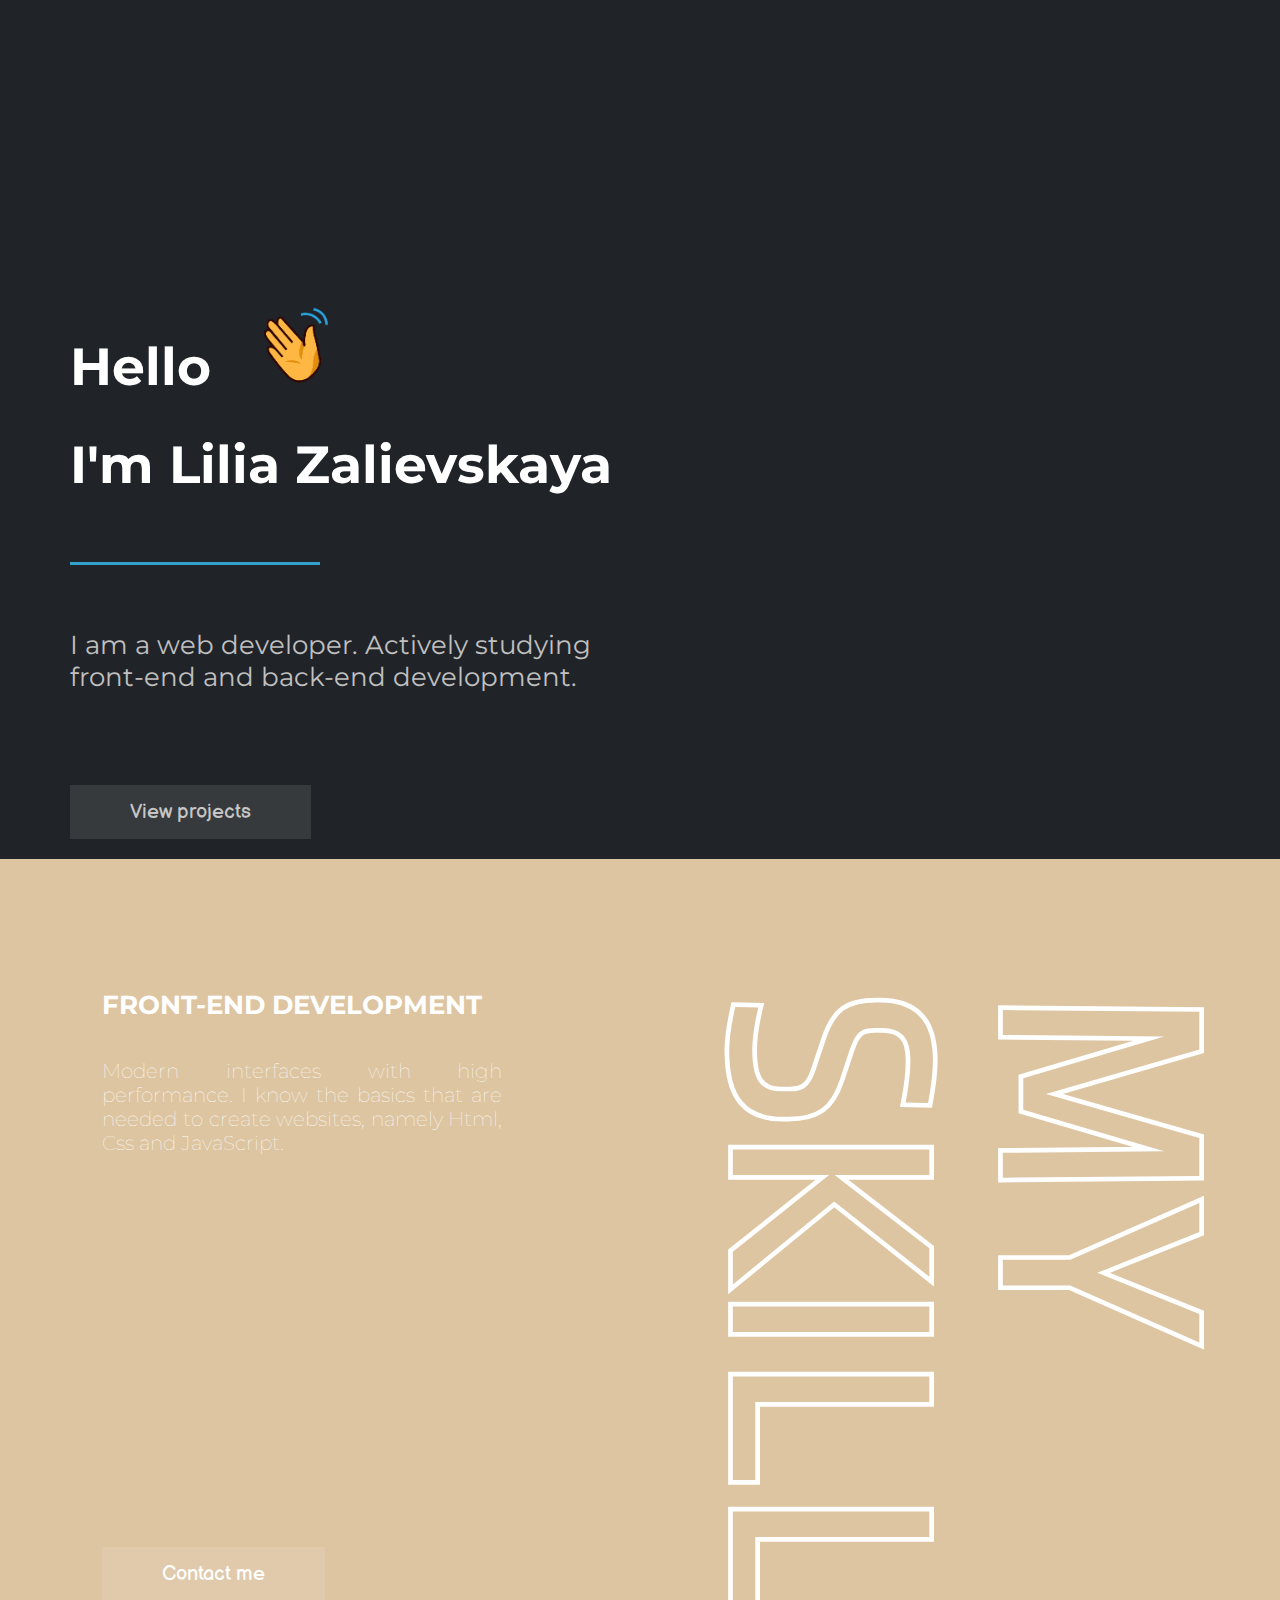
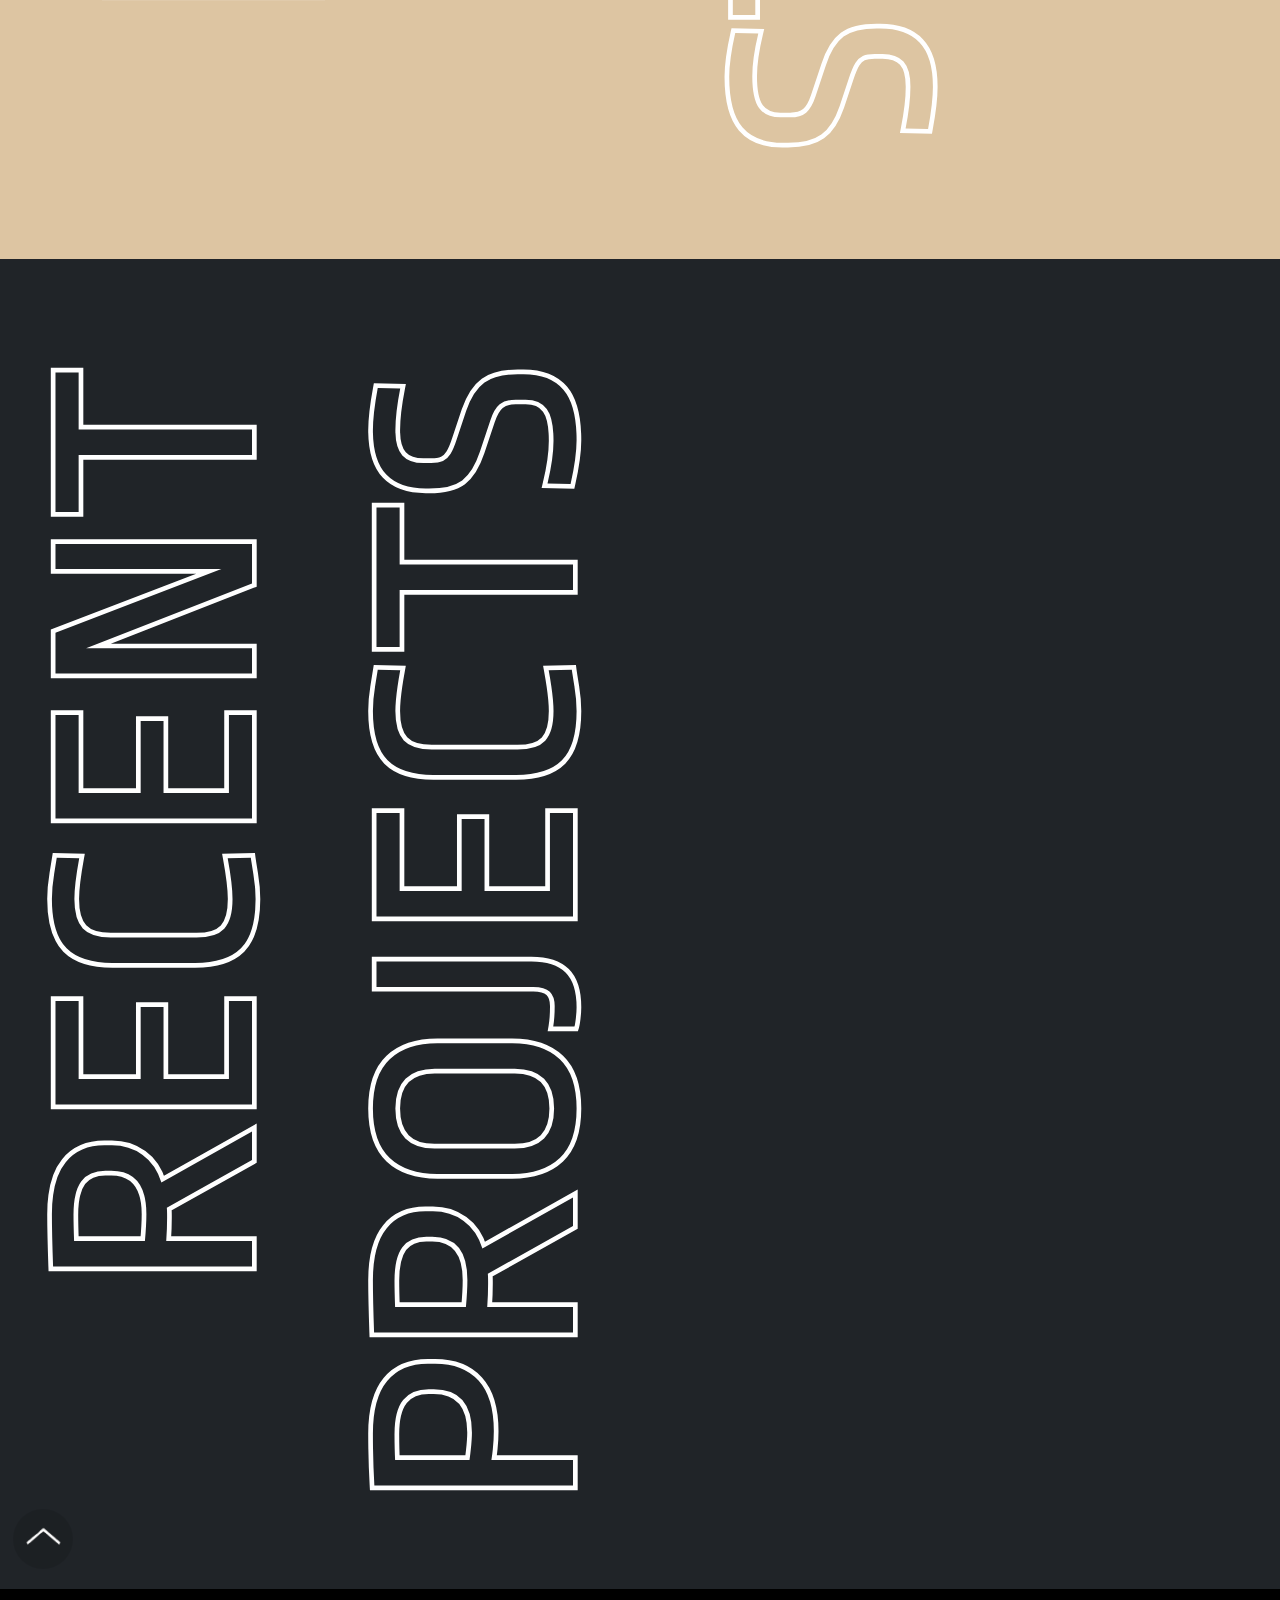
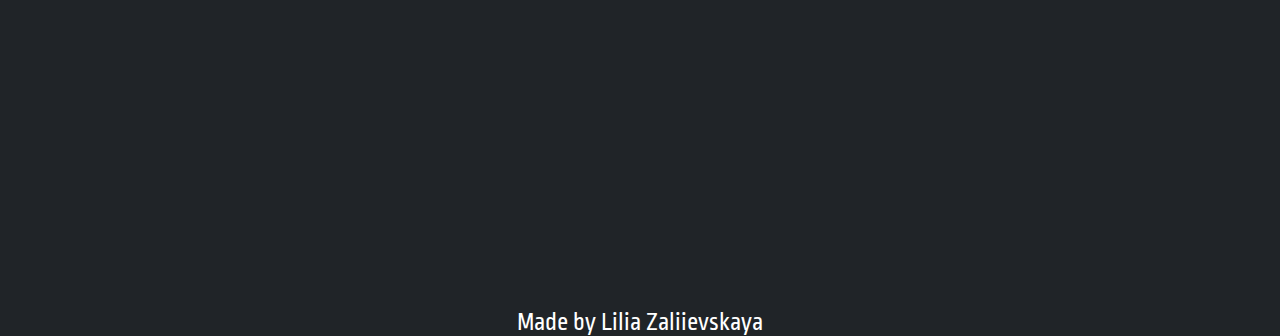
<file: index.html>
<!DOCTYPE html>
<html lang="en">
<head>
	<meta charset="UTF-8">
	<meta name="viewport" content="width=device-width, initial-scale=1.0">
	<title>Lilia Zalievskaya</title>
	<link rel="stylesheet" href="style.css">
	<link rel="preconnect" href="https://fonts.googleapis.com">
<link rel="preconnect" href="https://fonts.gstatic.com" crossorigin>
<link href="https://fonts.googleapis.com/css2?family=Open+Sans:wght@300;600&display=swap" rel="stylesheet">
<link rel="preconnect" href="https://fonts.googleapis.com">
<link rel="preconnect" href="https://fonts.gstatic.com" crossorigin>
<link href="https://fonts.googleapis.com/css2?family=Montserrat:wght@300&display=swap" rel="stylesheet">
<link rel="preconnect" href="https://fonts.googleapis.com">
<link rel="preconnect" href="https://fonts.gstatic.com" crossorigin>
<link href="https://fonts.googleapis.com/css2?family=Balsamiq+Sans&display=swap" rel="stylesheet">
<link rel="preconnect" href="https://fonts.googleapis.com">
<link rel="preconnect" href="https://fonts.gstatic.com" crossorigin>
<link href="https://fonts.googleapis.com/css2?family=Suwannaphum&display=swap" rel="stylesheet">
<link rel="preconnect" href="https://fonts.googleapis.com">
<link rel="preconnect" href="https://fonts.gstatic.com" crossorigin>
<link href="https://fonts.googleapis.com/css2?family=Ropa+Sans&display=swap" rel="stylesheet">
</head>
<body class="body">
	<header class="header">
		<div class="navbar">
			<a class="navitem" href="#">Lilia Zalievskaya</a>
		</div>
			<div class="mainitems">
					<div class="navbar">
					<a class="mainitem" href="#">E-Mail</a>
				</div>			
					<div class="navbar">
						<a class="mainitem" href="#">Work</a>
					</div>
				<div class="navbar">
					<a class="mainitem"  href="#">About</a>
				</div>
			</div>
		<div class="navbar">
			<div id="sweeties" class="menu">
    <img class="github" src="images/1.png" alt="GitHub">
    
	</header>
<div class="homepage">
	<div>
		<div class="main">
		<h1>Hello <img class="hand" src="images/hand.png" alt="!"> </h1> <h1>I'm Lilia Zalievskaya</h1><br>
		<div class="border"></div><br><br>
		<span class="grey">I am a web developer. Actively studying front-end and back-end development.</span>
	</div>	
	<br><br><br><br>
	<span class="pad">
	<a href="#" class="btn1">View projects</a>
	</span>
	</div>
	<div class="maingif" id="maingif"></div>
</div>
	<script src="script/1.js"></script>
	<script src="script/2.js"></script>
	<script src="script/app.js"></script>

<div class="sec2">
	<span class="vert">My skills</span>
	<span class="vert1">My skills</span>
	
	<span class="my">
		Front-end development <br><br><br><br><br><br><br><br><br><br>
		<!-- Back-End development  -->
	</span>
	<div class="modern">
		Modern interfaces with high performance. I know the basics that are needed to create websites, namely Html, Css and JavaScript. <br><br><br><br><br><br><br>	<br><br>
		<!-- I'm not good at it, but I work on it. <div class="loader"></div> --><a href="#" class="btn1" id="btn2">Contact me</a>
	</div>
	
</div>

<div class="sec3">
	<div class="vert2">Recent projects</div>
	<div class="vert3">Recent projects</div>
</div>
	

	


<footer>
	<div class="foot">
		<span class="foot2">Made by Lilia Zaliievskaya</span>
	</div>
</footer>

<img onclick="scrollToTop()" class="ontop" src="images/ontop.png" alt=">">

</body>
</html>
</file>
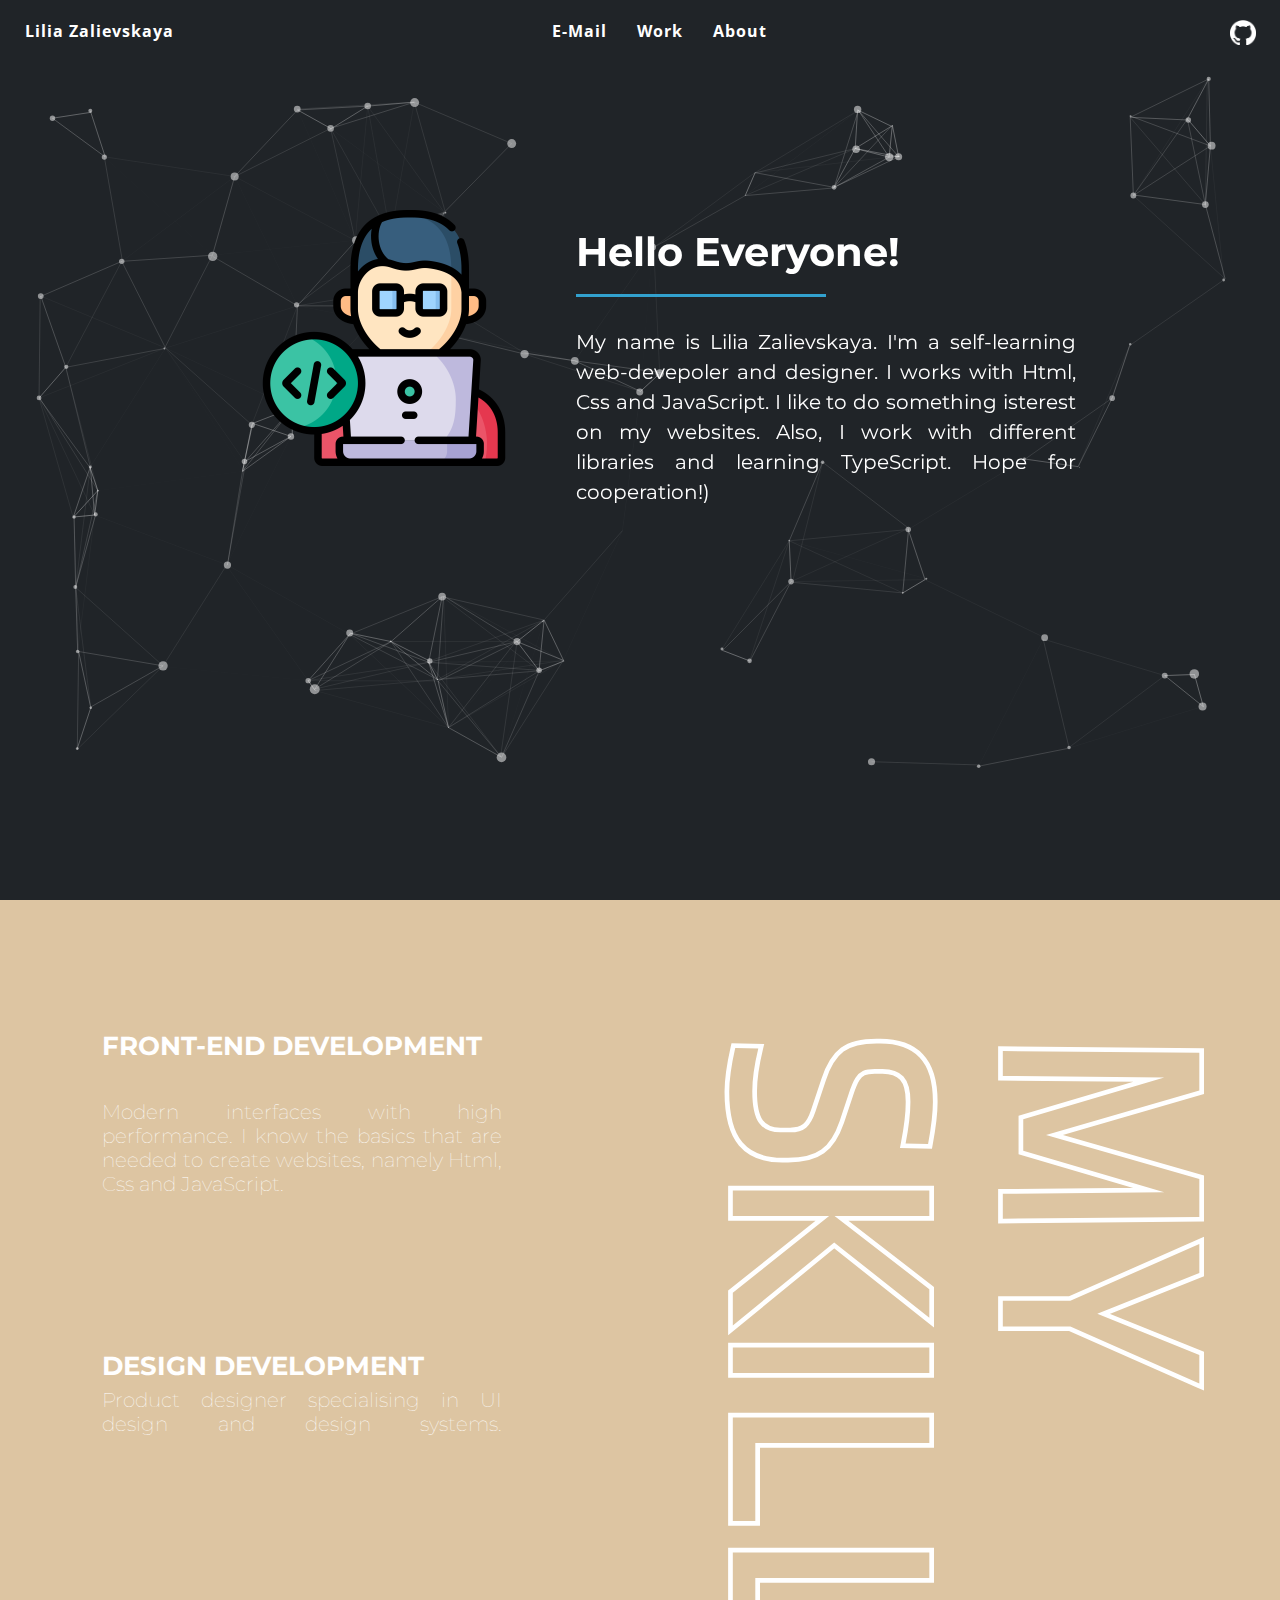
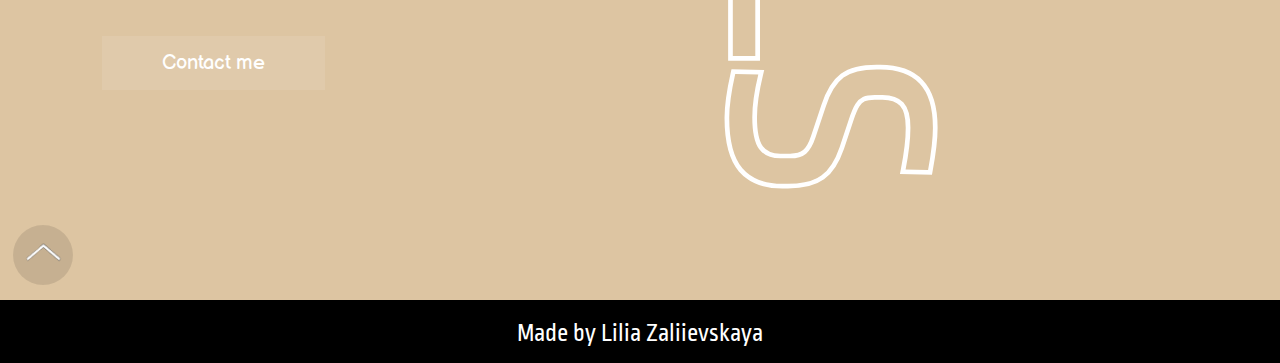
<file: About.html>
<!DOCTYPE html>
<html lang="en">
<head>
	<meta charset="UTF-8">
	<meta name="viewport" content="width=device-width, initial-scale=1.0">
	<title>Lilia Zalievskaya</title>
	<link rel="stylesheet" href="style.css">
	<link rel="preconnect" href="https://fonts.googleapis.com">
<link rel="preconnect" href="https://fonts.gstatic.com" crossorigin>
<link href="https://fonts.googleapis.com/css2?family=Open+Sans:wght@300;600&display=swap" rel="stylesheet">
<link rel="preconnect" href="https://fonts.googleapis.com">
<link rel="preconnect" href="https://fonts.gstatic.com" crossorigin>
<link href="https://fonts.googleapis.com/css2?family=Montserrat:wght@300&display=swap" rel="stylesheet">
<link rel="preconnect" href="https://fonts.googleapis.com">
<link rel="preconnect" href="https://fonts.gstatic.com" crossorigin>
<link href="https://fonts.googleapis.com/css2?family=Balsamiq+Sans&display=swap" rel="stylesheet">
<link rel="preconnect" href="https://fonts.googleapis.com">
<link rel="preconnect" href="https://fonts.gstatic.com" crossorigin>
<link href="https://fonts.googleapis.com/css2?family=Suwannaphum&display=swap" rel="stylesheet">
<link rel="preconnect" href="https://fonts.googleapis.com">
<link rel="preconnect" href="https://fonts.gstatic.com" crossorigin>
<link href="https://fonts.googleapis.com/css2?family=Ropa+Sans&display=swap" rel="stylesheet">
</head>
<body>
	
	<script src="script/1.js"></script>
	<script src="script/2.js"></script>
	<script src="script/app2.js"></script>

	

	<div id="particles-js">
		<header class="header">
		<div class="navbar">
			<a class="navitem" href="index.html">Lilia Zalievskaya</a>
		</div>
			<div class="mainitems">
					<div class="navbar">
					<a class="mainitem" href="E-mail.html">E-Mail</a>
				</div>			
					<div class="navbar">
						<a class="mainitem" href="Work.html">Work</a>
					</div>
				<div class="navbar">
					<a class="mainitem"  href="about.html">About</a>
				</div>
			</div>
		<div class="navbar">
			<div id="sweeties" class="menu">
    <a href="https://github.com/LiliaZalievskaya"><img class="github" src="images/1.png" alt="GitHub"></a>
	</header>

		<div>
			<img id="ava" src="images/ava.png" alt="">
			<div class="about">
			 <h1>Hello Everyone!</h1>
			 <div class="border"></div><br>
			My name is Lilia Zalievskaya. I'm a self-learning web-devepoler and designer. I works with Html, Css and JavaScript. I like to do something isterest on my websites. Also, I work with different libraries and learning TypeScript. Hope for cooperation!)</div>
		</div>



</div>

	<footer class="foot2">
	<div class="foot">
		<span>Made by Lilia Zaliievskaya</span>
	</div>
</footer>


		<div class="sec4">
	<span class="vert">My skills</span>
	<span class="vert1">My skills</span>
	
	<span class="my">
		Front-end development <br><br><br><br><br><br><br><br><br><br>
		Design development
	</span>
	<div class="modern">
		Modern interfaces with high performance. I know the basics that are needed to create websites, namely Html, Css and JavaScript. <br><br><br><br><br><br><br>	<br><br>
		Product designer specialising in UI design and design systems.<a href="E-mail.html" class="btn1" id="btn2">Contact me</a>
	</div>
	


	</div>

	<img onclick="scrollToTop()" class="ontop2" src="images/ontop.png" alt=">">

	<script src="script/particles.js"></script>
	<script src="script/app.js"></script>

</body>
</html>
</file>
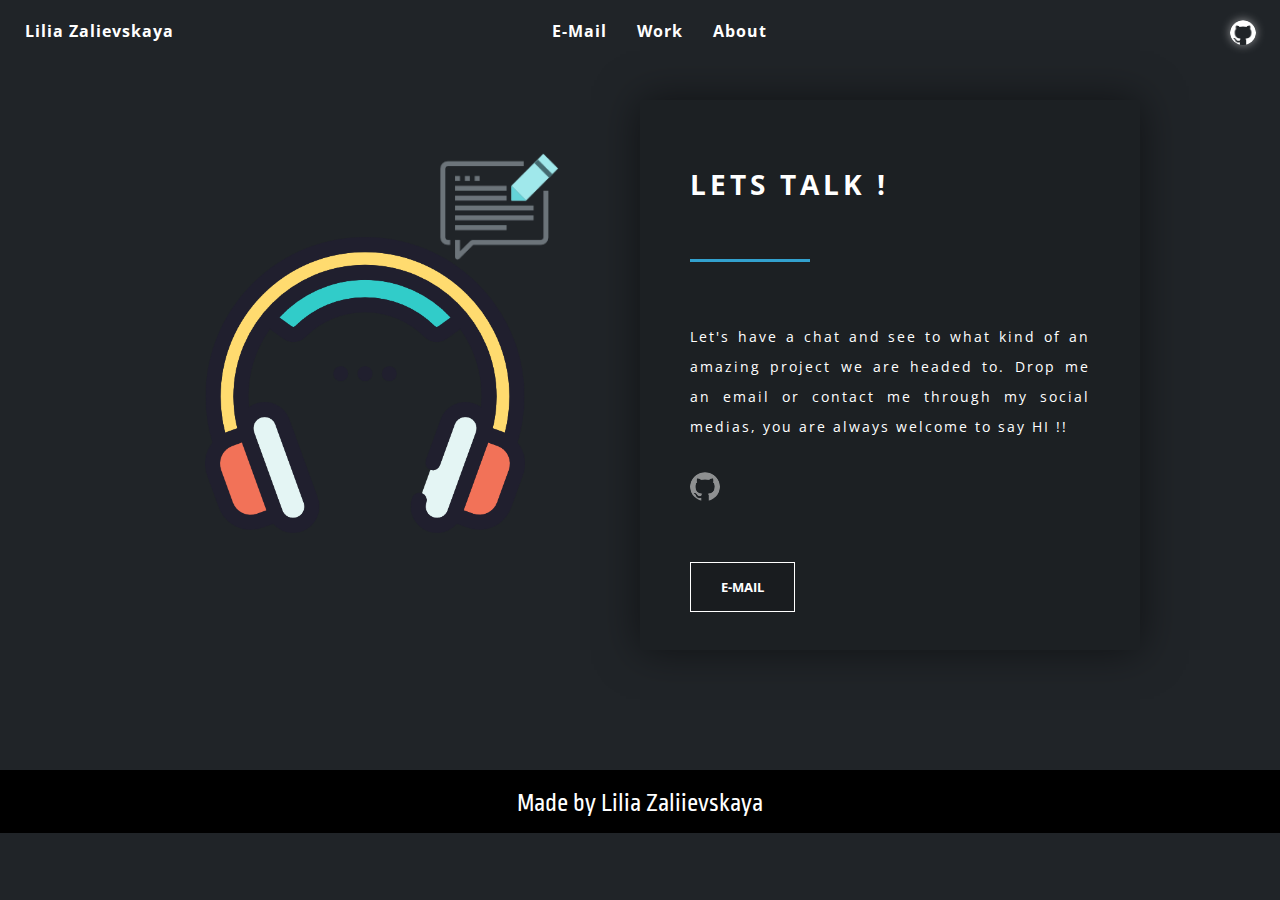
<file: E-mail.html>
<!DOCTYPE html>
<html lang="en">
<head>
	<meta charset="UTF-8">
	<meta name="viewport" content="width=device-width, initial-scale=1.0">
	<title>Lilia Zalievskaya</title>
	<link rel="stylesheet" href="style.css">
	<link rel="preconnect" href="https://fonts.googleapis.com">
<link rel="preconnect" href="https://fonts.gstatic.com" crossorigin>
<link href="https://fonts.googleapis.com/css2?family=Open+Sans:wght@300;600&display=swap" rel="stylesheet">
<link rel="preconnect" href="https://fonts.googleapis.com">
<link rel="preconnect" href="https://fonts.gstatic.com" crossorigin>
<link href="https://fonts.googleapis.com/css2?family=Montserrat:wght@300&display=swap" rel="stylesheet">
<link rel="preconnect" href="https://fonts.googleapis.com">
<link rel="preconnect" href="https://fonts.gstatic.com" crossorigin>
<link href="https://fonts.googleapis.com/css2?family=Balsamiq+Sans&display=swap" rel="stylesheet">
<link rel="preconnect" href="https://fonts.googleapis.com">
<link rel="preconnect" href="https://fonts.gstatic.com" crossorigin>
<link href="https://fonts.googleapis.com/css2?family=Suwannaphum&display=swap" rel="stylesheet">
<link rel="preconnect" href="https://fonts.googleapis.com">
<link rel="preconnect" href="https://fonts.gstatic.com" crossorigin>
<link href="https://fonts.googleapis.com/css2?family=Ropa+Sans&display=swap" rel="stylesheet">
</head>
<body>
	<header class="header">
		<div class="navbar">
			<a class="navitem" href="index.html">Lilia Zalievskaya</a>
		</div>
			<div class="mainitems">
					<div class="navbar">
					<a class="mainitem" href="E-mail.html">E-Mail</a>
				</div>			
					<div class="navbar">
						<a class="mainitem" href="Work.html">Work</a>
					</div>
				<div class="navbar">
					<a class="mainitem"  href="About.html">About</a>
				</div>
			</div>
		<div class="navbar">
			<div id="sweeties" class="menu">
    <a href="https://github.com/LiliaZalievskaya"><img class="github" src="images/1.png" alt="GitHub" id="github1"></a>
    
	</header>

	<div class="E-mail">
		<img id="headphones1" src="images/e-mail1.png" alt="">
		<img id="headphones2" src="images/e-mail2.png" alt="">
		<div class="mainemail">
			<h1 id="abouth">Lets Talk !</h1>
			<div class="border" id="border2"></div>
			<div>Let's have a chat and see to what kind of an amazing project we are headed to. Drop me an email or contact me through my social medias, you are always welcome to say HI !!</div>

			<a href="https://github.com/LiliaZalievskaya">
				<img class="github" src="images/1.png" alt="GitHub" id="github">
			</a>

			<div class="hide-text"></div>
				
  			<button class="emailbtn" onmouseleave="hideText()">E-mail</button> 

		</div>
	</div>

	<footer class="foot3">
	<div class="foot">
		<span>Made by Lilia Zaliievskaya</span>
	</div>
</footer>

	<script src="script/1.js"></script>
	<script src="script/2.js"></script>
	<script src="script/app2.js"></script>

</body>
</html>
</file>
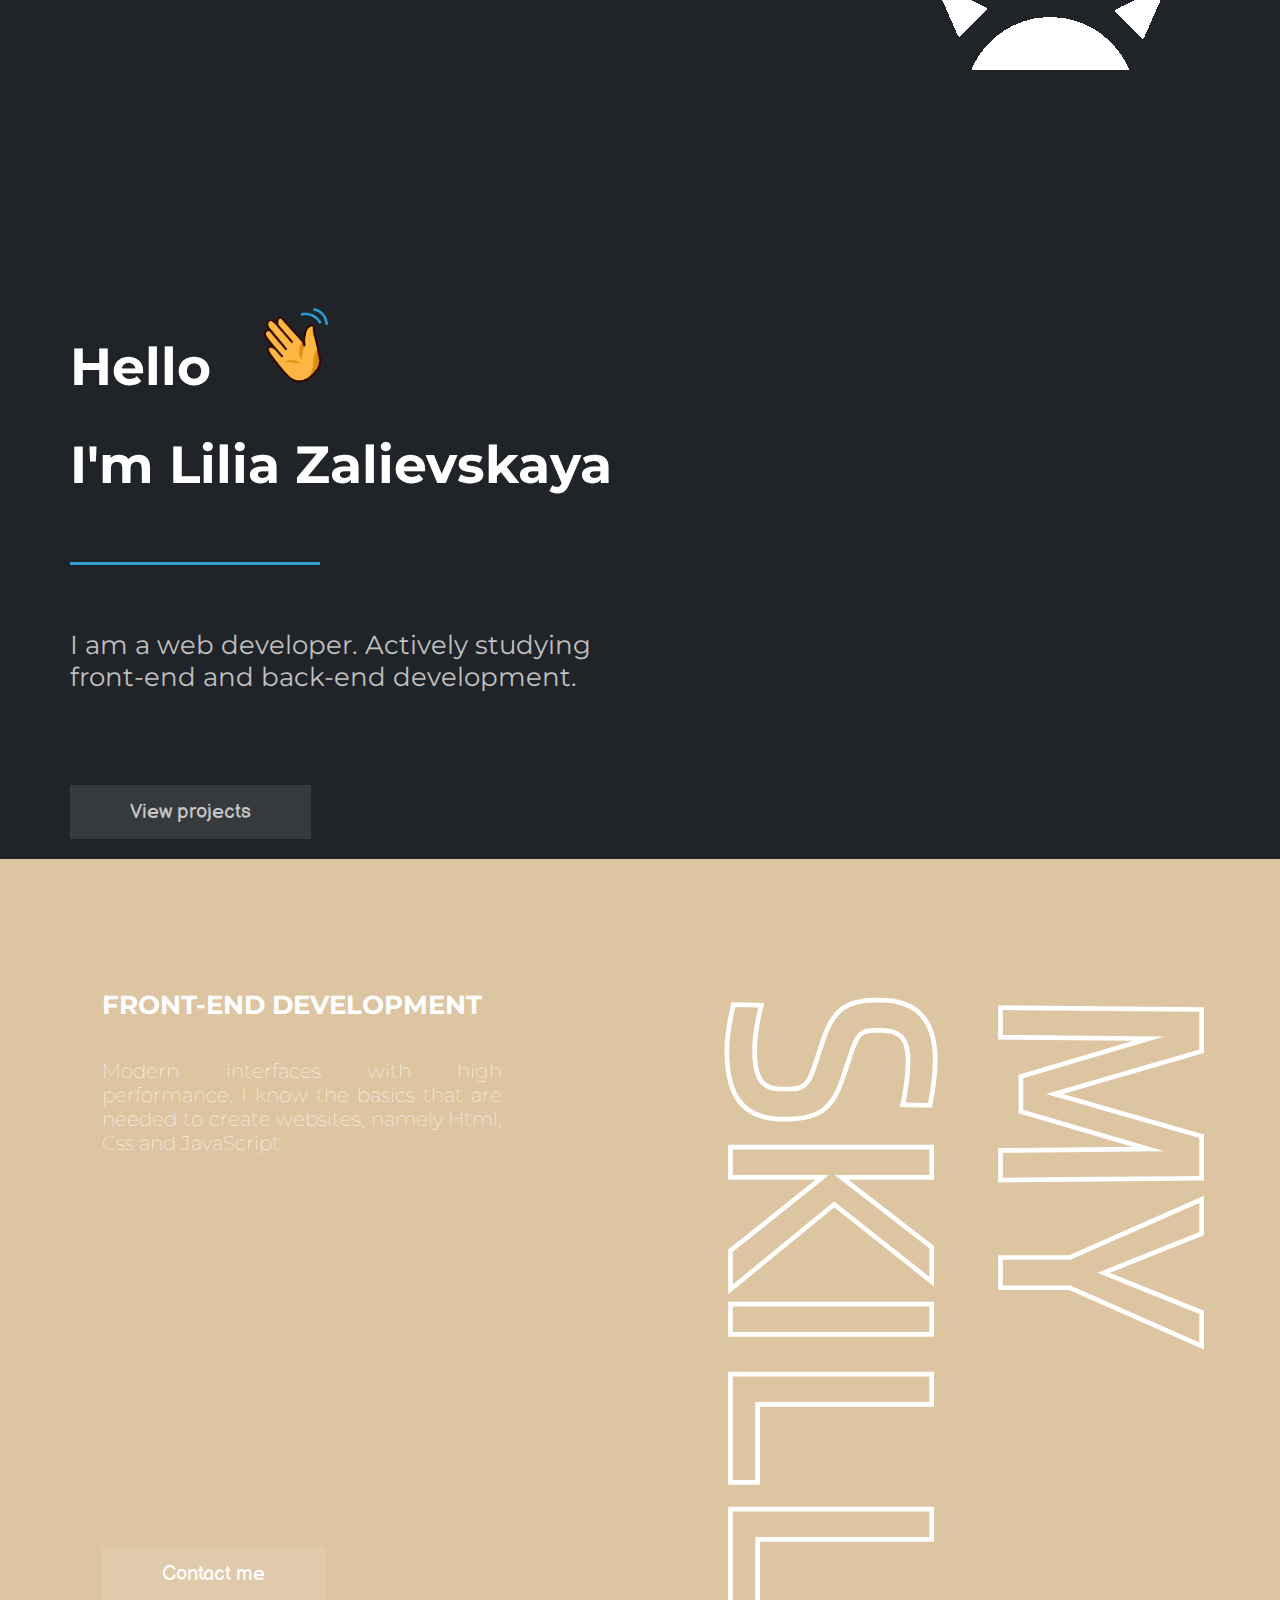
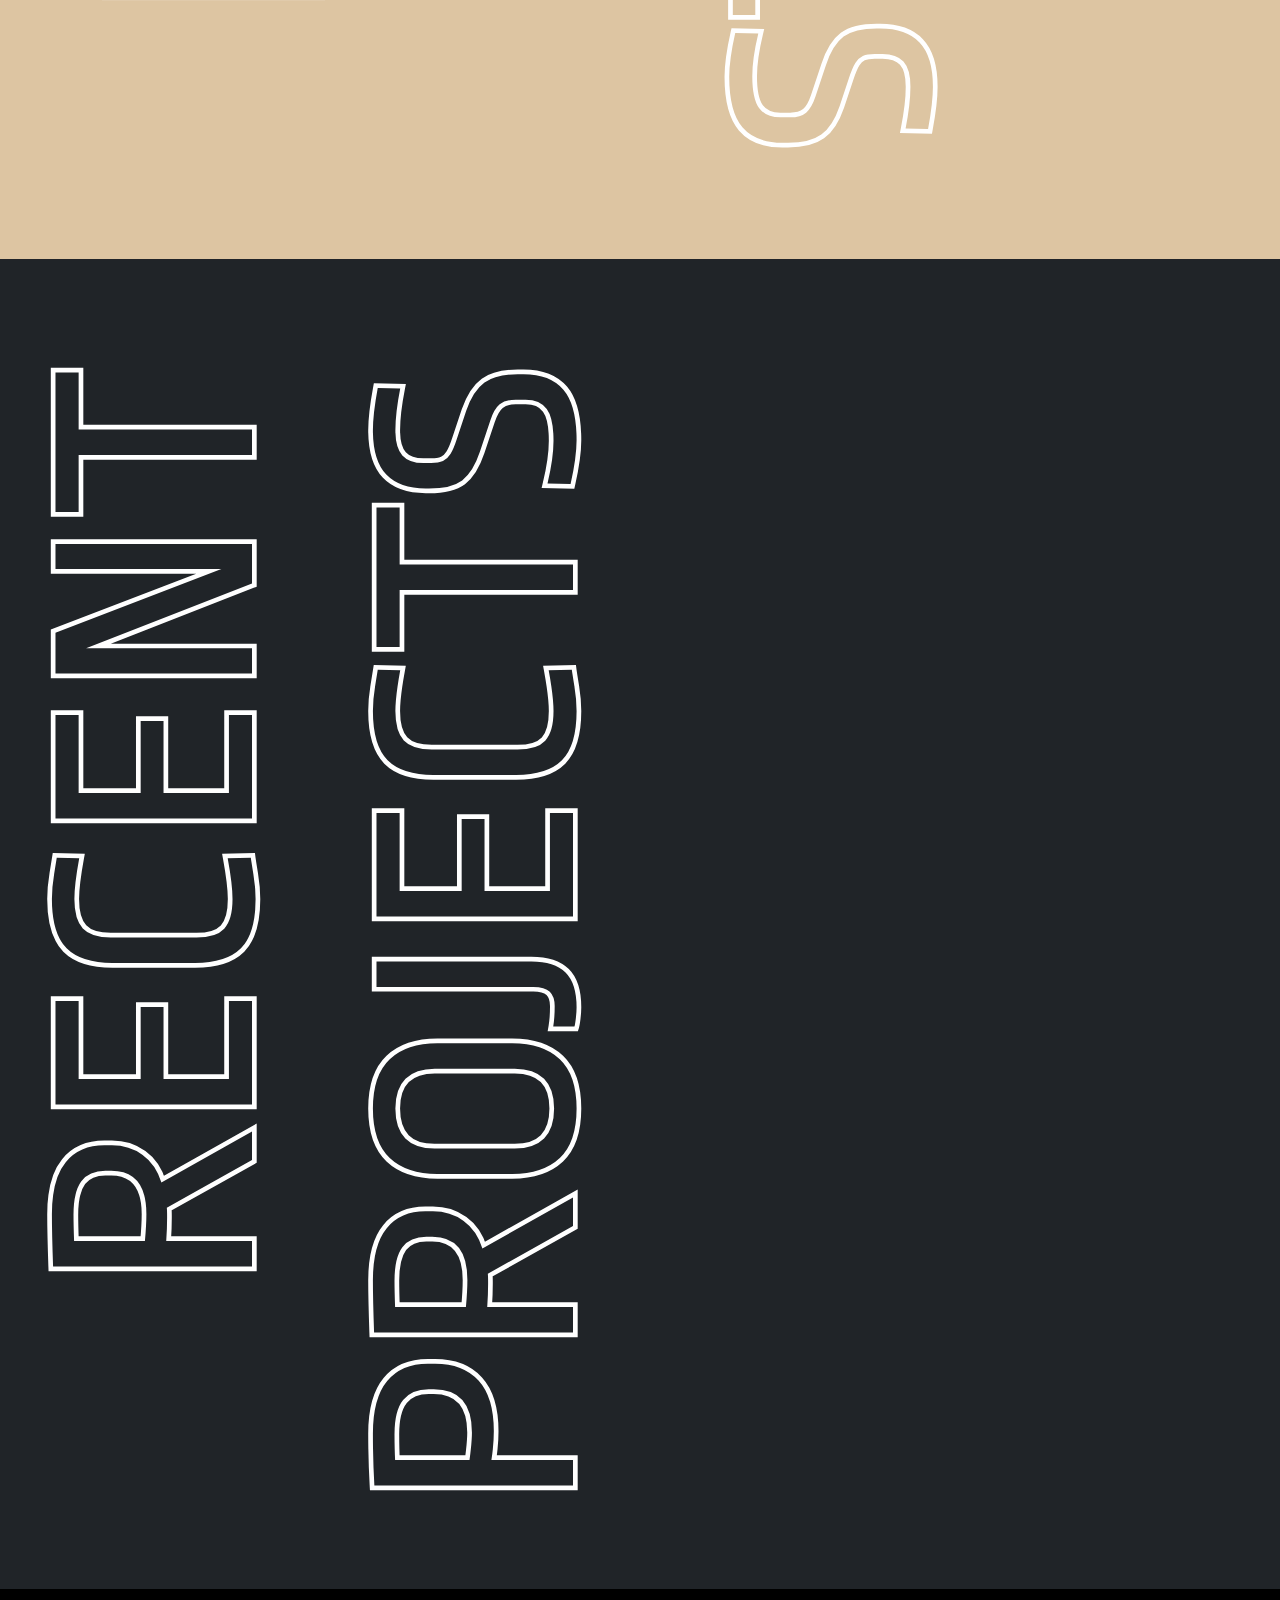
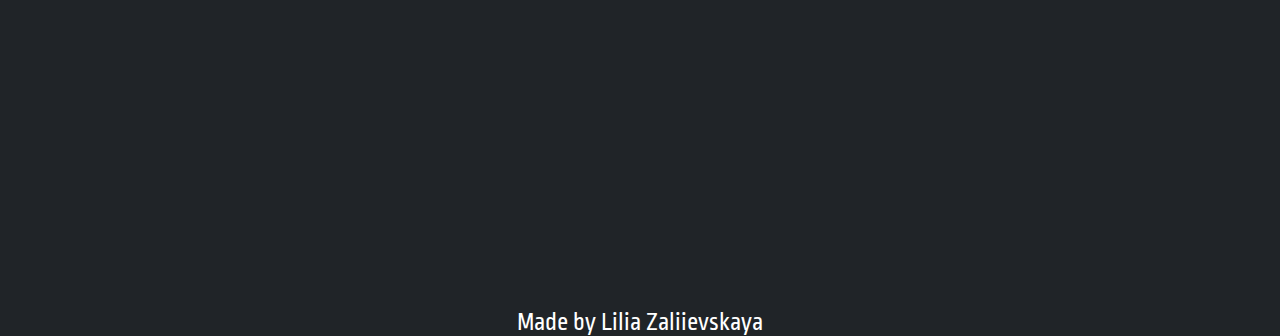
<file: portfolio.html>
<!DOCTYPE html>
<html lang="en">
<head>
	<meta charset="UTF-8">
	<meta name="viewport" content="width=device-width, initial-scale=1.0">
	<title>Lilia Zalievskaya</title>
	<link rel="stylesheet" href="style.css">
	<link rel="preconnect" href="https://fonts.googleapis.com">
<link rel="preconnect" href="https://fonts.gstatic.com" crossorigin>
<link href="https://fonts.googleapis.com/css2?family=Open+Sans:wght@300;600&display=swap" rel="stylesheet">
<link rel="preconnect" href="https://fonts.googleapis.com">
<link rel="preconnect" href="https://fonts.gstatic.com" crossorigin>
<link href="https://fonts.googleapis.com/css2?family=Montserrat:wght@300&display=swap" rel="stylesheet">
<link rel="preconnect" href="https://fonts.googleapis.com">
<link rel="preconnect" href="https://fonts.gstatic.com" crossorigin>
<link href="https://fonts.googleapis.com/css2?family=Balsamiq+Sans&display=swap" rel="stylesheet">
<link rel="preconnect" href="https://fonts.googleapis.com">
<link rel="preconnect" href="https://fonts.gstatic.com" crossorigin>
<link href="https://fonts.googleapis.com/css2?family=Suwannaphum&display=swap" rel="stylesheet">
<link rel="preconnect" href="https://fonts.googleapis.com">
<link rel="preconnect" href="https://fonts.gstatic.com" crossorigin>
<link href="https://fonts.googleapis.com/css2?family=Ropa+Sans&display=swap" rel="stylesheet">
</head>
<body>
	<header>
		<div class="navbar">
			<a class="navitem" href="#">Lilia Zalievskaya</a>
		</div>
			<div class="mainitems">
					<div class="navbar">
					<a class="mainitem" href="#">E-Mail</a>
				</div>			
					<div class="navbar">
						<a class="mainitem" href="#">Work</a>
					</div>
				<div class="navbar">
					<a class="mainitem"  href="#">About</a>
				</div>
			</div>
		<div class="navbar">
			<div id="sweeties" class="menu">
    <span class="title"><img class="darl/light" src="images/light.png" alt="darl/light mode"></span>
    
	</header>
<div class="homepage">
	<div>
		<div class="main">
		<h1>Hello <img class="hand" src="images/hand.png" alt="!"> </h1> <h1>I'm Lilia Zalievskaya</h1><br>
		<div class="border"></div><br><br>
		<span class="grey">I am a web developer. Actively studying front-end and back-end development.</span>
	</div>	
	<br><br><br><br>
	<span class="pad">
	<a href="#" class="btn1">View projects</a>
	</span>
	</div>
	<div class="maingif" id="maingif"></div>
</div>
	<script src="script/1.js"></script>
	<script src="script/2.js"></script>
	<script src="script/app.js"></script>

<div class="sec2">
	<span class="vert">My skills</span>
	<span class="vert1">My skills</span>
	
	<span class="my">
		Front-end development <br><br><br><br><br><br><br><br><br><br>
		<!-- Back-End development  -->
	</span>
	<div class="modern">
		Modern interfaces with high performance. I know the basics that are needed to create websites, namely Html, Css and JavaScript. <br><br><br><br><br><br><br>	<br><br>
		<!-- I'm not good at it, but I work on it. <div class="loader"></div> --><a href="#" class="btn1" id="btn2">Contact me</a>
	</div>
	
</div>

<div class="sec3">
	<div class="vert2">Recent projects</div>
	<div class="vert3">Recent projects</div>
</div>

<footer>
	<div class="foot">
		<span class="foot2">Made by Lilia Zaliievskaya</span>
	</div>
</footer>

</body>
</html>
</file>
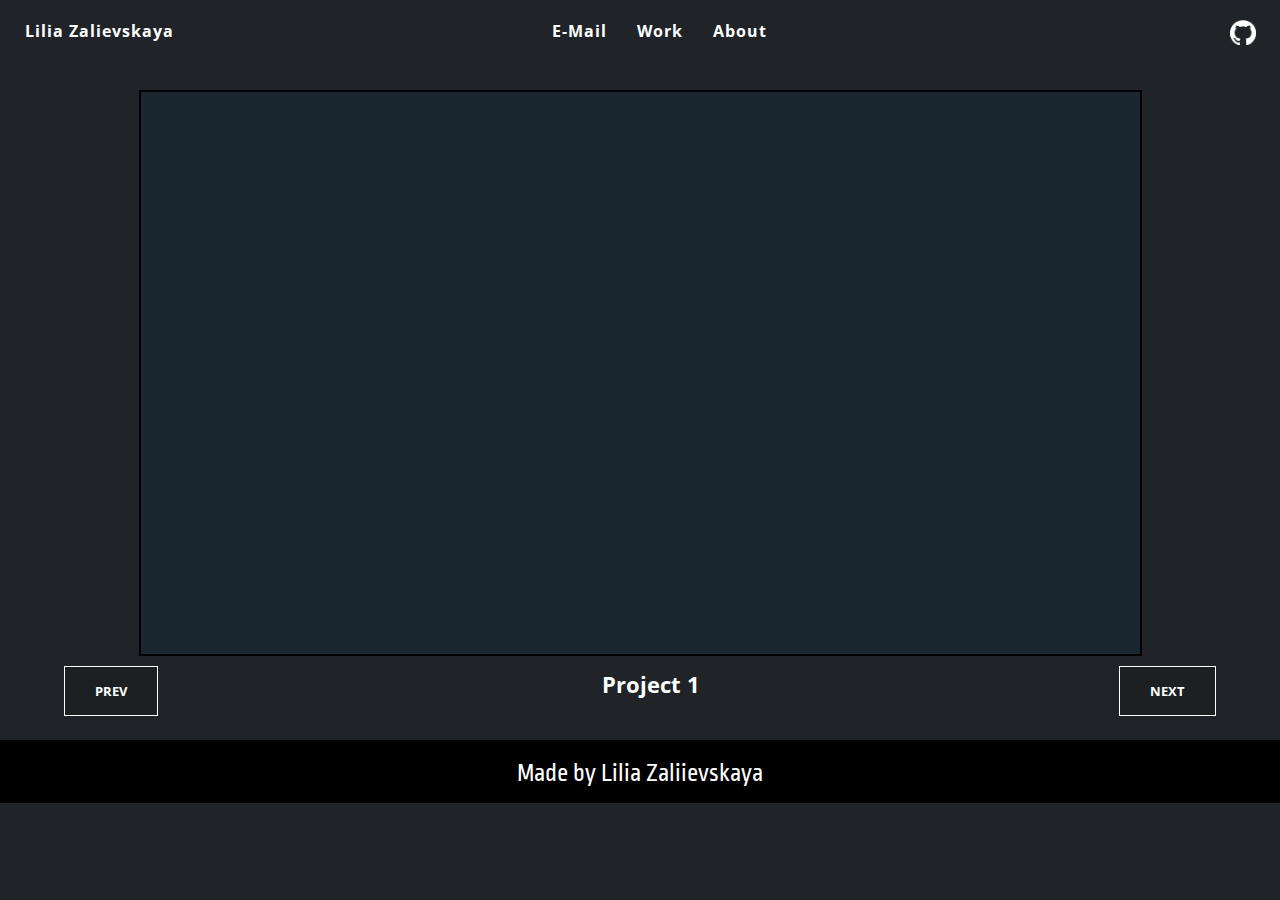
<file: Work.html>
<!DOCTYPE html>
<html lang="en">
<head>
	<meta charset="UTF-8">
	<meta name="viewport" content="width=device-width, initial-scale=1.0">
	<title>Lilia Zalievskaya</title>
	<link rel="stylesheet" href="style.css">
	<link rel="preconnect" href="https://fonts.googleapis.com">
<link rel="preconnect" href="https://fonts.gstatic.com" crossorigin>
<link href="https://fonts.googleapis.com/css2?family=Open+Sans:wght@300;600&display=swap" rel="stylesheet">
<link rel="preconnect" href="https://fonts.googleapis.com">
<link rel="preconnect" href="https://fonts.gstatic.com" crossorigin>
<link href="https://fonts.googleapis.com/css2?family=Montserrat:wght@300&display=swap" rel="stylesheet">
<link rel="preconnect" href="https://fonts.googleapis.com">
<link rel="preconnect" href="https://fonts.gstatic.com" crossorigin>
<link href="https://fonts.googleapis.com/css2?family=Balsamiq+Sans&display=swap" rel="stylesheet">
<link rel="preconnect" href="https://fonts.googleapis.com">
<link rel="preconnect" href="https://fonts.gstatic.com" crossorigin>
<link href="https://fonts.googleapis.com/css2?family=Suwannaphum&display=swap" rel="stylesheet">
<link rel="preconnect" href="https://fonts.googleapis.com">
<link rel="preconnect" href="https://fonts.gstatic.com" crossorigin>
<link href="https://fonts.googleapis.com/css2?family=Ropa+Sans&display=swap" rel="stylesheet">
</head>
<body>
	<header class="header">
		<div class="navbar">
			<a class="navitem" href="index.html">Lilia Zalievskaya</a>
		</div>
			<div class="mainitems">
					<div class="navbar">
					<a class="mainitem" href="E-mail.html">E-Mail</a>
				</div>			
					<div class="navbar">
						<a class="mainitem" href="Work.html">Work</a>
					</div>
				<div class="navbar">
					<a class="mainitem"  href="About.html">About</a>
				</div>
			</div>
		<div class="navbar">
			<div id="sweeties" class="menu">
    <a href="https://github.com/LiliaZalievskaya"><img class="github" src="images/1.png" alt="GitHub"></a>
    
	</header>

	<div class="container">
		<div class="slider">
			<div class="slider-line">
				<img class="proj12" src="images/project1.jpg" alt="">
				<img class="proj12" src="images/project2.jpg" alt="">
				<img class="proj12" src="images/project3.jpg" alt="">
			</div>
		</div>
		<button onclick="changeText('prev')" class="slider-prev">Prev</button>
		<button onclick="changeText('next')" class="slider-next">Next</button>
	</div>

	<div id="div1" class="slidertext active">Project 1</div>
	<div id="div2" class="slidertext">Project 2</div>
	<div id="div3" class="slidertext">Project 3</div>

	<footer class="foot4">
		<div class="foot">
			<span>Made by Lilia Zaliievskaya</span>
		</div>
	</footer>

	<script src="script/1.js"></script>
	<script src="script/2.js"></script>
	<script src="script/app2.js"></script>
	<script src="script/slider.js"></script>

</body>
</html>
</file>
<file: style.css>
header {
	height: 30px;
	color: white;
	padding: 20px;
	display: flex;
	justify-content: space-between;
	font-family: 'Open Sans', sans-serif;
	font-weight: bold;
	font-size: 16px;
	padding-right: 50px;
	position: relative;
  overflow: hidden;
}

.navbar {
	margin-top: -100px;
}

.show-header .navbar {
	transition: 1s;
  margin-top: 0;
}

body {
	background-color: #202428;
	margin: 0;
	padding: 0;
	perspective: 1px;
	transform-style: preserve-3d;
	overflow-x: hidden;
	overflow-y: scroll;
	z-index: -1;
}

.navitem {
	color: white;
	text-decoration: none;
	padding: 10px;
	padding-right: 5px;
	padding-left: 5px;
	letter-spacing: 1px;

}

.navitem:hover {
	color: #32a1ce;
	transition: .3s;
}

.navitem:not(:hover) {
	transition: .3s;
}

.navitem:after {
	content: " <";
	opacity: 0%;
	color: #32a1ce;
	position: absolute;
	font-size: 18px;
	transition: opacity 0.5s, padding-left 0.5s;
}

.navitem:hover:after {
	opacity: 100%;
	transition: opacity 0.5s, padding-left 0.5s;
	padding-left: 5px;
}



.mainitems {
	display: flex;
	justify-content: space-between;
	padding-right: 120px;
}

.mainitem {
	color: white;
	text-decoration: none;
	padding-right: 30px;
	padding-left: 30px;
	letter-spacing: 1px;
}

.mainitem:hover {
	color: orange;
	transition: .3s;
}

.mainitem:after {
	content: "";
	display: block;
	position: relative;
	width: 60%;
	height: 3px;
	background-color: white;
	margin-left: 31px;
	opacity: 0%;
	top: 10%;
	transition: color .3s linear;
}

.mainitem:hover:after {
	display: block;
	opacity: 100%;
	background-color: orange;
	transition: opacity .3s linear
}

.mainitem:not(:hover) {
  transition: .3s;
}

.github {
	display: block;
	background-image: url(images/1.png);
	width: 2%;
	position: absolute;
	transition: opacity 0.3s, color 0.3s; 
}

.github:hover {
	color: orange;
	cursor: pointer;
	opacity: 0.25;
}

.mainitem:not(:hover) {
  transition: .3s;
}

ul {
	position: absolute;
	right: 2%;
	top: 60px;
	opacity: ;
}



.dark.light {
	background-color: #202428;
}

.main {
	color: white;
	display: block;
	padding-left: 70px;
	padding-top: 200px;
	font-size: 26px;
	font-family: 'Montserrat', sans-serif;
	width: 600px;

}

.hand {
	height: 80px;
	width: 140px;
}

.border {
  width: 250px;
  border-top: 3px solid #32a1ce;
}

.pad {
	background-color: #202428;
	margin-left: 70px;
}

.btn1 {
  position: relative;
  display:inline-block;
  text-decoration: none;
  color: #c0c0c0;
  font-size: 20px;
  background-color: inherit;
  font-family: 'Balsamiq Sans', cursive;
  padding: 15px;
  padding-right: 60px;
  padding-left: 60px;
  margin-top: 20px;
}

.grey {
	color: #c0c0c0;
}

*/
.btn1 {
  color: #FFF;
  transition: all 0.3s;
  position: relative;
}
.btn1 span {
  transition: all 0.3s;
}
.btn1::before {
  content: '';
  position: absolute;
  bottom: 0;
  left: 0;
  width: 100%;
  height: 100%;
  z-index: 1;
  opacity: 0;
  transition: all 0.3s;
  border-top-width: 1px;
  border-bottom-width: 1px;
  border-top-style: solid;
  border-bottom-style: solid;
  border-top-color: rgba(255,255,255,0.5);
  border-bottom-color: rgba(255,255,255,0.5);
  transform: scale(0.1, 1);
}
.btn1:hover span {
  letter-spacing: 2px;
}
.btn1:hover::before {
  opacity: 1; 
  transform: scale(1, 1); 
}
.btn1::after {
  content: '';
  position: absolute;
  bottom: 0;
  left: 0;
  width: 100%;
  height: 100%;
  z-index: 1;
  transition: all 0.3s;
  background-color: rgba(255,255,255,0.1);
}
.btn1:hover::after {
  opacity: 0; 
  transform: scale(0.1, 1);
}

.maingif {
	width: 800px;
	height: 540px;
	position: absolute;
	top: 20%;
	right: 1%;
	z-index: -1;
}

.homepage {
	display: flex;
}

.sec2 {
	background-color: #DDC5A2;
	margin-top: 20px;
	width: 100%;
	height: 1000px;
	position: absolute;

}

.vert {
		writing-mode: vertical-rl;
		font-size: 300px;
		user-select: none;
		position: absolute;
		top: 13%;
		right: 4%;
		text-transform: uppercase;
		font-family: 'Ropa Sans', sans-serif;
		line-height: 0.9;
		font-weight: bolder;
		color: white;
}

.vert1 {
		writing-mode: vertical-rl;
		font-size: 300px;
		user-select: none;
		position: absolute;
		top: 13%;
		right: 4%;
		text-transform: uppercase;
		font-family: 'Ropa Sans', sans-serif;
		line-height: 0.9;
		font-weight: lighter;
		color: #DDC5A2;
}

.my {
	font-family: 'Montserrat', sans-serif;
	font-size: 26px;
	color: white;
	position: absolute;
	font-weight: bold;
	left: 8%;
	top: 13%;
	text-transform: uppercase;
}

.modern {
	font-family: 'Montserrat', sans-serif;
	font-size: 20px;
	color: white;
	position: absolute;
	left: 8%;
	top: 20%;
	width: 400px;
	text-align: justify;
	font-weight: lighter;
}

.loader {
    border: 16px solid #f3f3f3; /* Light grey */
    border-top: 16px solid #3498db; /* Blue */
    border-radius: 50%;
    width: 60px;
    height: 60px;
    animation: spin 2s linear infinite;
    margin-top: 60px;
    margin-left: 120px;
}

@keyframes spin {
    0% { transform: rotate(0deg); }
    100% { transform: rotate(360deg); }
}

.sec3 {
	background-color: #202428;
	margin-top: 1125px;
	width: 100%;
	height: 940px;
	position: absolute;
}

.vert2 {
	writing-mode: vertical-rl ;
	font-size: 40px;
	transform: rotate(180deg);
	font-size: 300px;
	font-family: 'Ropa Sans', sans-serif;
	font-weight: 700;
	color: white;
	position: absolute;
	text-transform: uppercase;
	text-align: right;
	user-select: none;
}

.vert3 {
	writing-mode: vertical-rl ;
	font-size: 40px;
	transform: rotate(180deg);
	font-size: 300px;
	font-family: 'Ropa Sans', sans-serif;
	color: #202428;
	position: absolute;
	text-transform: uppercase;
	text-align: right;
	user-select: none;
	font-weight: 200;
}

#btn2 {
	color: white;
	margin-top: 200px;
}

footer {
	position: absolute;
	margin-top: 2350px;
	width: 100%;
}

.foot {
	width: 100%;
	background-color: black;
	color: white;
	height: 43px;
	padding-top: 20px;
	display: flex;
	justify-content: center;
	font-family: 'Ropa Sans', sans-serif;
	font-size: 25px;
}

html {
	scroll-behavior: smooth;
}

::-webkit-scrollbar {
  width: 4px;
}

::-webkit-scrollbar-thumb {
  background-color: rgba(0,0,0, 0.5); /* Цвет полоски прокрутки */
}

::-webkit-scrollbar-track {
  background-color: transparent; /* Цвет фона полоски прокрутки */
}

::-webkit-scrollbar-track:hover{
width: 12px;
transition: .3s;
}

.ontop {
	position: fixed;
	z-index: 10000;
	left: 1%;
	margin-top: 2270px;
	border-radius: 50%;
	width: 60px;
	height: 60px;
	background-color: rgba(0, 0, 0, .1);
}

.ontop:hover {
	cursor: pointer;
		background-color: rgba(0, 0, 0, .5);
		transition: .3s;

}

.ontop:not(:hover) {
	transition: .3s;
}

.project1 {
	height: 300px;
	position: absolute;
	transform-origin: center top;
}

.project2 {
	height: 300px;
	position: absolute;
	transform-origin: center top;
}


@keyframes spin {
  0% {
    transform: rotateX(0deg);
  }
  100% {
    transform: rotateX(15deg);
  }
}



.project1:hover {
  animation: spin 0.4s linear forwards;
  cursor: pointer;
}

@keyframes spin-back {
  0% {
    transform: rotateX(15deg);
  }
  100% {
    transform: rotateX(0deg);
  }
}

.project1:not(:hover) {
  animation: spin-back 0.4s linear forwards;
}

.project2:hover {
  animation: spin 0.4s linear forwards;
  cursor: pointer;
}

.project2:not(:hover) {
  animation: spin-back 0.4s linear forwards;
}

.proj1 {
	color: white;
	font-family: 'Montserrat', sans-serif;
	z-index: 1000;
	position: absolute;
	top: 15%;
	right: 33%;
	font-size: 26px;
}

.proj2 {
	color: white;
	font-family: 'Montserrat', sans-serif;
	z-index: 1000;
	position: absolute;
	top: 70%;
	right: 33%;
	font-size: 26px;
}

#btn3 {
	position: absolute;
	top: 118%;
	right: 5%;
}

#particles-js {
	color: white;
	z-index: 1000;
	width: 100%;
	position: absolute;
	height: 700px;
}

#ava {
	position: absolute;
	width: 20%;
	top: 30%;
	left: 20%;
}

.about {
	font-family: 'Montserrat', sans-serif;
	font-size: 20px;
	width: 500px;
	position: absolute;
	top: 30%;
	left: 45%;
	text-align: justify;
	line-height: 30px;
}

.sec4 {
	background-color: #DDC5A2;
	margin-top: 900px;
	width: 100%;
	height: 1000px;
	position: absolute;
}

.foot2 {
	margin-top: 1900px;
}

.ontop2 {
	position: fixed;
	z-index: 10000;
	left: 1%;
	margin-top: 1825px;
	border-radius: 50%;
	width: 60px;
	height: 60px;
	background-color: rgba(0, 0, 0, .1);
}

.ontop2:hover {
	cursor: pointer;
		background-color: rgba(0, 0, 0, .5);
		transition: .3s;

}

.ontop2:not(:hover) {
	transition: .3s;
}

#headphones1 {
	width: 320px;
	position: absolute;
	left: 16%;
	margin-top: 155px;
}

#headphones2 {
	width: 160px;
	position: absolute;
	left: 32%;
	margin-top: 50px;
}

.mainemail {
	color: white;
	background-color: rgba(0, 0, 0, .1);
	box-shadow: 0 0 40px rgba(0,0,0,0.5);
	width: 400px;
	height: 450px;
	position: absolute;
	left: 50%;
	padding: 50px;
	margin-top: 30px;
	font-family: 'Open Sans', sans-serif;
	font-size: 14px;
	letter-spacing: 2px;
	text-align: justify;
	line-height: 30px;
}

#border2 {
	width: 120px;
	margin-top: 60px;
	padding-bottom: 60px;
}

#abouth {
	text-transform: uppercase;
	letter-spacing: 4px;

}

.emailbtn {
	background-color: rgba(0, 0, 0, .1);
	color: white;
	padding: 15px;
	padding-left: 30px;
	padding-right: 30px;
	border: solid white 1px;
	font-family: 'Open Sans', sans-serif;
	text-transform: uppercase;
	font-weight: bold;
	margin-top: 120px;
}

.emailbtn:hover {
	background-color: #32a1ce;
	transition: .3s;
	cursor: pointer;
}

.emailbtn:not(:hover) {
	transition: .3s;
}

#github {
	width: 30px;
	margin-top: 30px;
	opacity: 0.5;
	border-radius: 50%;
}

#github:hover {
	transition: .3s;
	opacity: 1;
	box-shadow: 0px 0px 10px rgba(255, 255, 255, 0.5);
	border-radius: 50%;
}

#github:not(:hover) {
	transition: .3s;
}

#github1 {
	box-shadow: 0px 0px 10px rgba(255, 255, 255, 0.5);
	border-radius: 50%;
}

#github1:hover {
	box-shadow: none;
}

.emailbtn:after {
  content: "<kline1265168@gmail.com>";
  text-transform: lowercase;
  position: absolute;
  top: 86.7%;
  left: 37%;
  letter-spacing: 0px;
  opacity: 0;
  font-weight: lighter;
  transition: opacity 0.5s, letter-spacing 0.5s;
}

.emailbtn:hover:after {
  letter-spacing: 4px;
  opacity: 1;
}

.foot3 {
	margin-top: 700px;
}

.container {
	width: 100%;
	display: flex;
	justify-content: center;
	height: 600px;
	padding-top: 20px;
}

.slider-line {
	width: 1000px;
	height: 562px;
	display: flex;
	position: relative;
	left: 0;
	transition: all ease 1s;
}

.proj12 {
	width: 1000px;
	height: 562px;
}

.slider {
	border: 2px solid black;
	width: 999px;
	height: 562px;
	overflow: hidden;
}

.slider-next {
	position: absolute;
	right: 5%;
	top: 95%;
	background-color: rgba(0, 0, 0, .1);
	color: white;
	padding: 15px;
	padding-left: 30px;
	padding-right: 30px;
	border: solid white 1px;
	font-family: 'Open Sans', sans-serif;
	text-transform: uppercase;
	font-weight: bold;
	margin-top: 10px;
}

.slider-next:hover {
	background-color: #32a1ce;
	transition: .3s;
	cursor: pointer;
}

.slider-prev:hover {
	background-color: #32a1ce;
	transition: .3s;
	cursor: pointer;
}

.slider-next:not(:hover) {
	transition: .3s;
}

.slider-prev:not(:hover) {
	transition: .3s;
}

.slider-prev {
	position: absolute;
	left: 5%;
	top: 95%;
	background-color: rgba(0, 0, 0, .1);
	color: white;
	padding: 15px;
	padding-left: 30px;
	padding-right: 30px;
	border: solid white 1px;
	font-family: 'Open Sans', sans-serif;
	text-transform: uppercase;
	font-weight: bold;
	margin-top: 10px;
}

.slidertext {
	color: white;
	position: absolute;
	left: 47%;
	top: 97%;
	font-size: 22px;
	font-family: 'Open Sans', sans-serif;
	font-weight: bold;
}

.slidertext {
    opacity: 0;
    transition: opacity 1s ease;
  }

  .active {
    opacity: 1;
  }

  .foot4 {
  	margin-top: 50px;
  }
</file>
